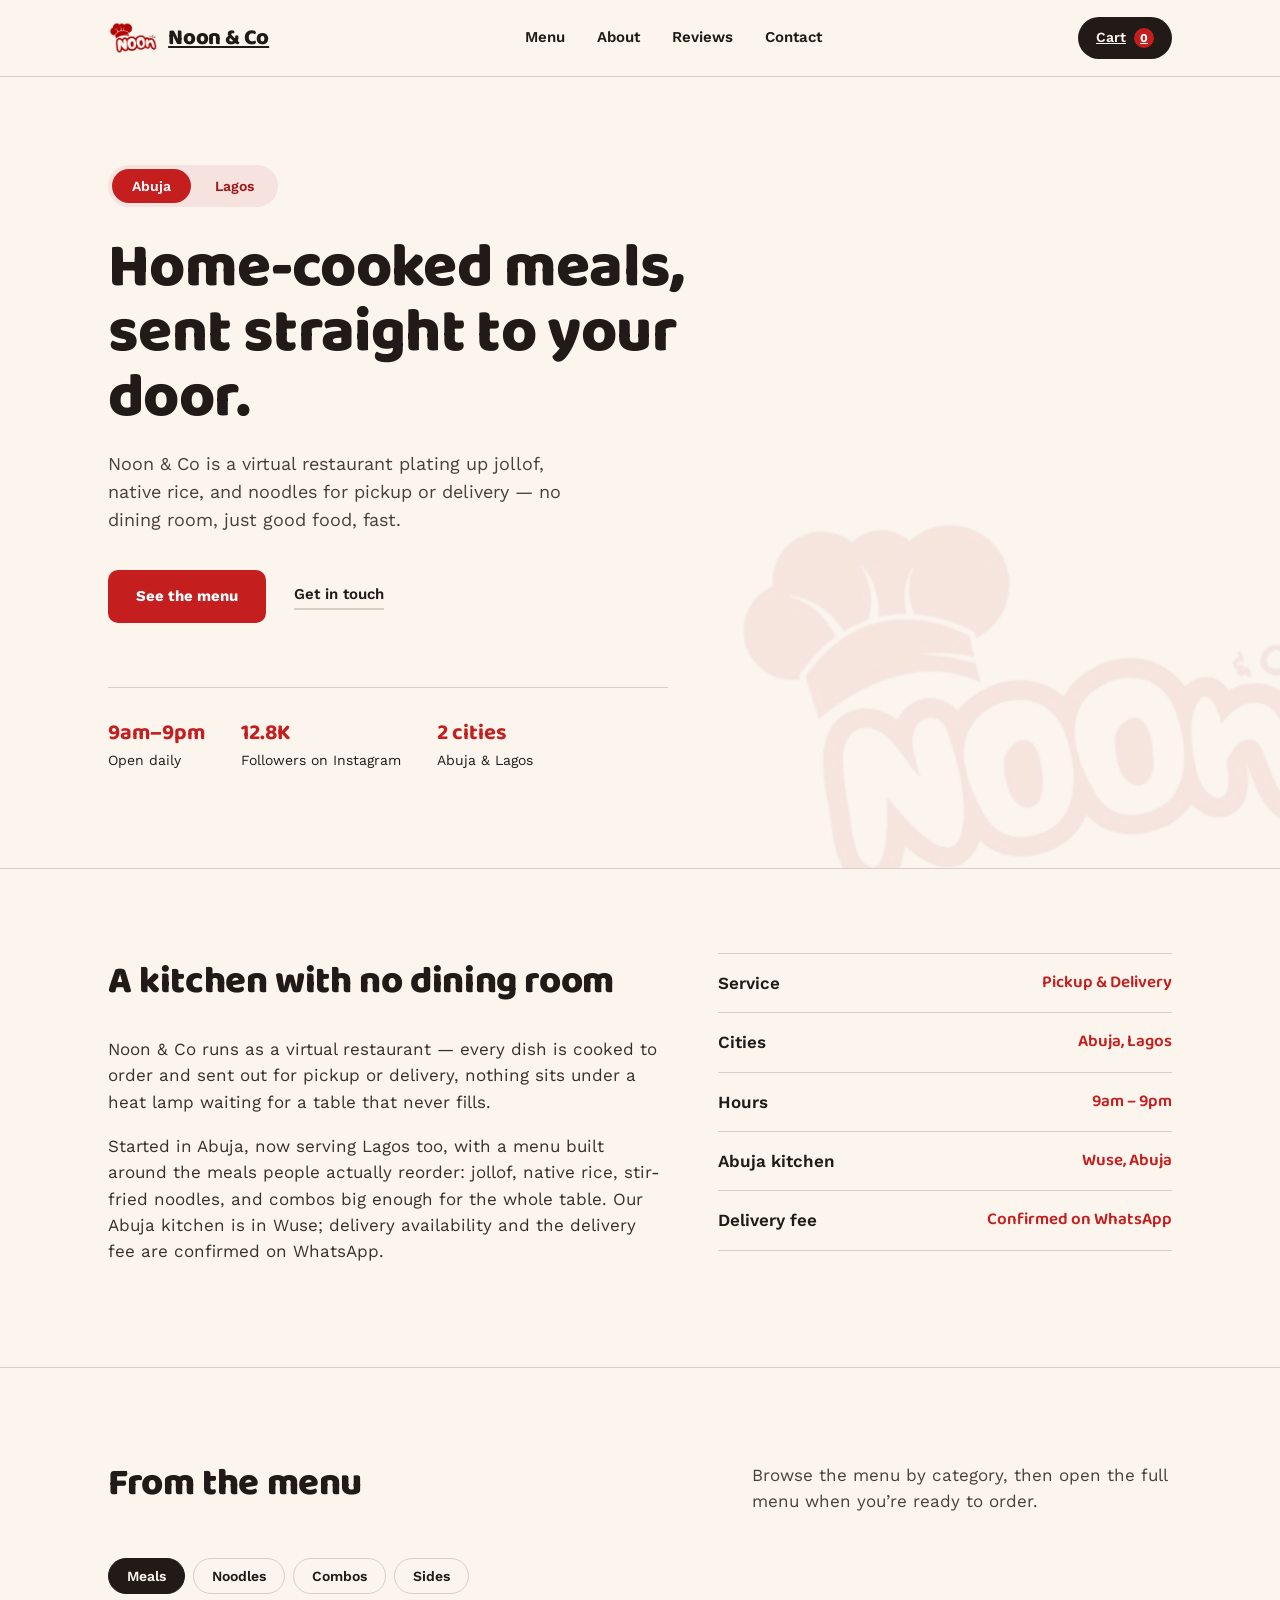
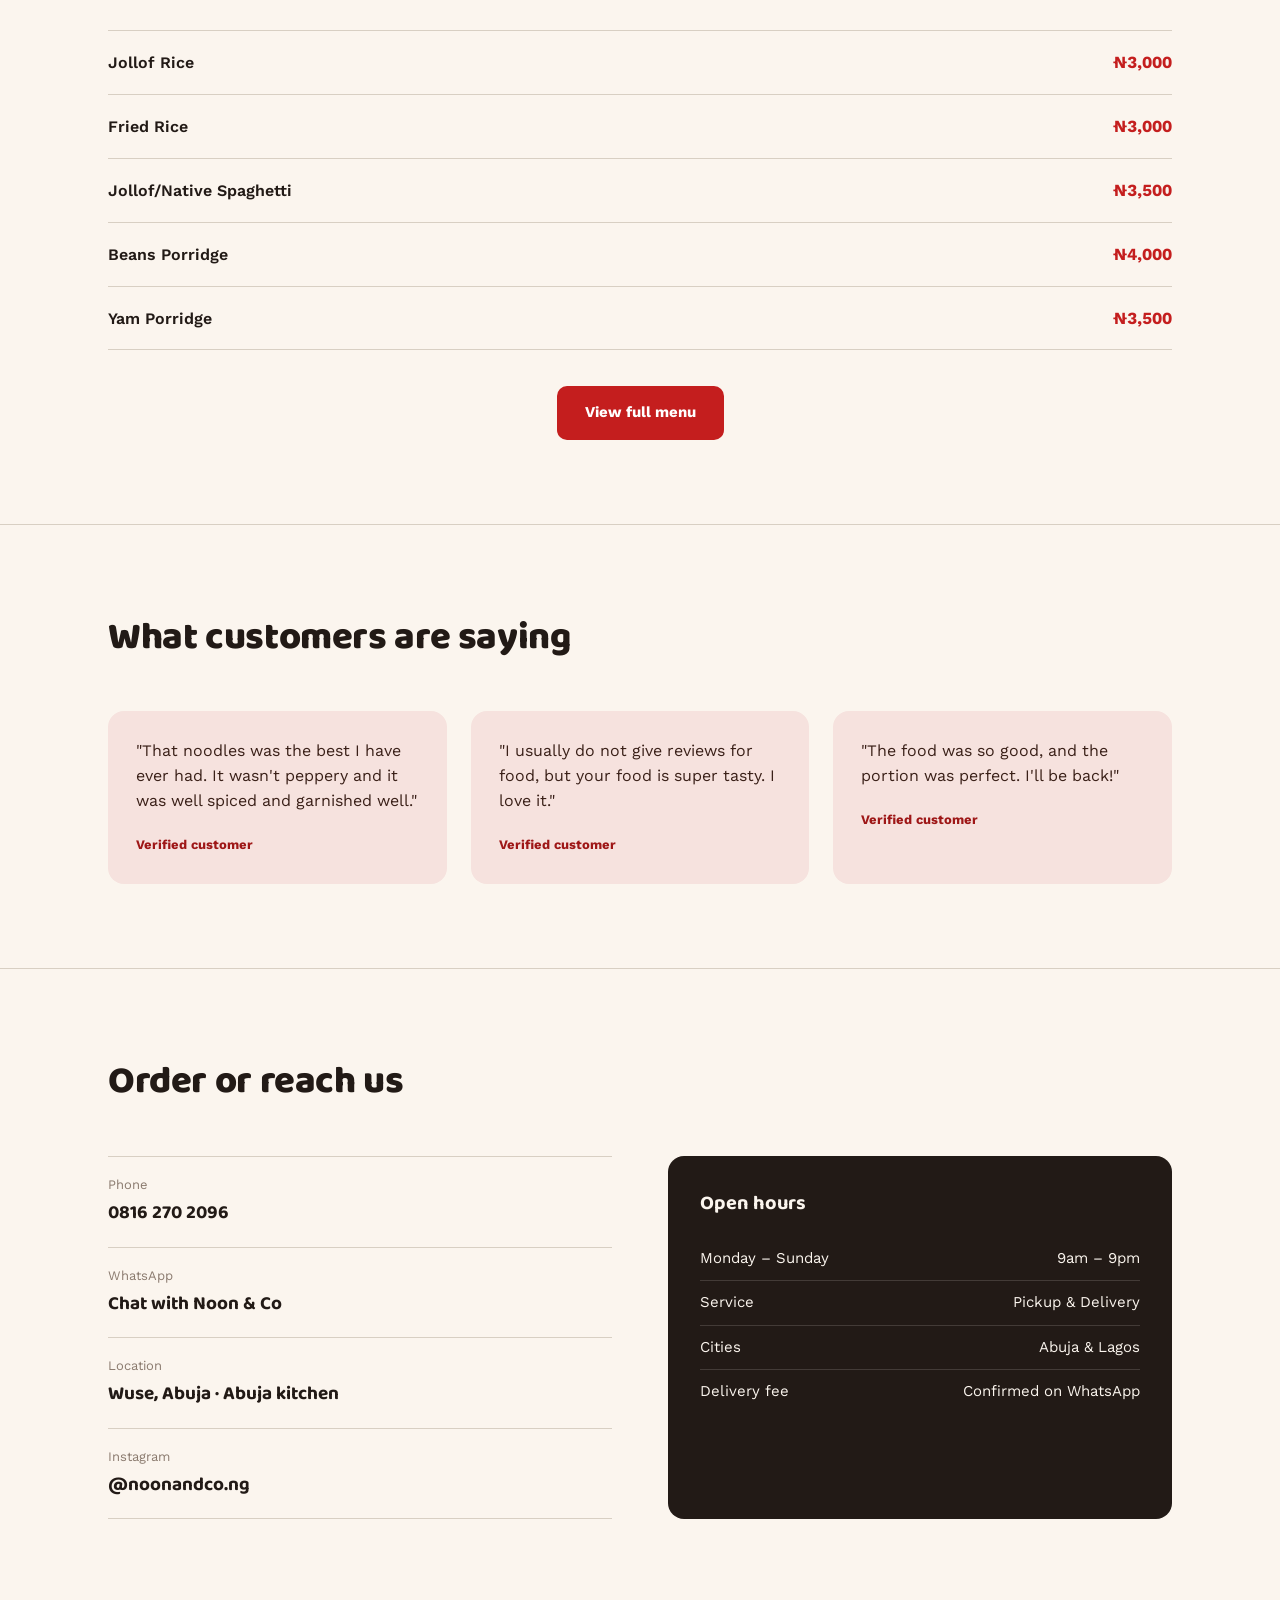
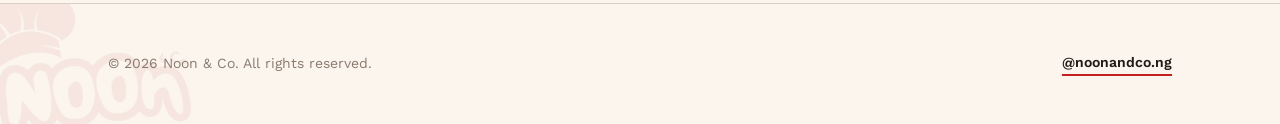
<file: index.html>
<!DOCTYPE html>
<html lang="en">
<head>
<meta charset="UTF-8">
<meta name="viewport" content="width=device-width, initial-scale=1.0">
<title>Noon & Co — Abuja & Lagos Food Delivery</title>
<meta name="description" content="Noon & Co is a virtual restaurant serving Abuja and Lagos. Order jollof, native rice, noodles, combos, sides, and drinks for pickup or delivery.">
<link rel="canonical" href="https://khlld00.github.io/Noonandco/">
<meta property="og:type" content="website">
<meta property="og:title" content="Noon & Co — Abuja & Lagos Food Delivery">
<meta property="og:description" content="Home-cooked meals for pickup or delivery in Abuja and Lagos.">
<meta property="og:url" content="https://khlld00.github.io/Noonandco/">
<meta property="og:image" content="https://khlld00.github.io/Noonandco/assets/logo-mark.png">
<meta name="twitter:card" content="summary">
<link rel="icon" href="assets/logo-mark.png">
<link rel="stylesheet" href="css/style.css">
</head>
<body>

<nav class="nav" aria-label="Main navigation">
  <div class="wrap">
    <a href="#" class="nav-logo">
      <img src="assets/logo-mark.png" alt="Noon & Co">
      Noon & Co
    </a>
    <ul class="nav-links" id="primary-navigation">
      <li><a href="#menu">Menu</a></li>
      <li><a href="#about">About</a></li>
      <li><a href="#reviews">Reviews</a></li>
      <li><a href="#contact">Contact</a></li>
    </ul>
    <div class="nav-right">
      <a href="cart.html" class="cart-btn" aria-label="View cart">
        Cart <span class="cart-count">0</span>
      </a>
      <button class="nav-toggle" type="button" aria-label="Open menu" aria-expanded="false" aria-controls="primary-navigation">
        <svg width="22" height="16" viewBox="0 0 22 16" fill="none">
          <path d="M0 1H22" stroke="#221A16" stroke-width="2"/>
          <path d="M0 8H22" stroke="#221A16" stroke-width="2"/>
          <path d="M0 15H22" stroke="#221A16" stroke-width="2"/>
        </svg>
      </button>
    </div>
  </div>
</nav>

<header class="hero">
  <img src="assets/logo-mark.png" alt="" class="hero-mark">
  <div class="wrap">
    <div class="hero-content">
      <div class="city-toggle" role="group" aria-label="Choose city">
        <button class="active" data-city="abuja">Abuja</button>
        <button data-city="lagos">Lagos</button>
      </div>
      <h1>Home-cooked meals, sent straight to your door.</h1>
      <p>Noon & Co is a virtual restaurant plating up jollof, native rice, and noodles for pickup or delivery — no dining room, just good food, fast.</p>
      <div class="hero-actions">
        <a href="#menu" class="btn-primary">See the menu</a>
        <a href="#contact" class="link-quiet">Get in touch</a>
      </div>
      <div class="hero-meta">
        <div>
          <strong>9am–9pm</strong>
          Open daily
        </div>
        <div>
          <strong>12.8K</strong>
          Followers on Instagram
        </div>
        <div>
          <strong>2 cities</strong>
          Abuja & Lagos
        </div>
      </div>
    </div>
  </div>
</header>

<section id="about">
  <div class="wrap">
    <div class="about-grid">
      <div>
        <div class="section-head" style="margin-bottom: 24px;">
          <h2>A kitchen with no dining room</h2>
        </div>
        <p>Noon & Co runs as a virtual restaurant — every dish is cooked to order and sent out for pickup or delivery, nothing sits under a heat lamp waiting for a table that never fills.</p>
        <p>Started in Abuja, now serving Lagos too, with a menu built around the meals people actually reorder: jollof, native rice, stir-fried noodles, and combos big enough for the whole table. Our Abuja kitchen is in Wuse; delivery availability and the delivery fee are confirmed on WhatsApp.</p>
      </div>
      <ul class="about-list">
        <li><span>Service</span><span>Pickup & Delivery</span></li>
        <li><span>Cities</span><span>Abuja, Lagos</span></li>
        <li><span>Hours</span><span>9am – 9pm</span></li>
        <li><span>Abuja kitchen</span><span>Wuse, Abuja</span></li>
        <li><span>Delivery fee</span><span>Confirmed on WhatsApp</span></li>
      </ul>
    </div>
  </div>
</section>

<section id="menu">
  <div class="wrap">
    <div class="section-head">
      <h2>From the menu</h2>
      <p>Browse the menu by category, then open the full menu when you’re ready to order.</p>
    </div>
    <div class="menu-tabs" role="tablist" aria-label="Menu categories">
      <button class="active" type="button" data-category="meals" role="tab" aria-selected="true">Meals</button>
      <button type="button" data-category="noodles" role="tab" aria-selected="false">Noodles</button>
      <button type="button" data-category="combos" role="tab" aria-selected="false">Combos</button>
      <button type="button" data-category="sides" role="tab" aria-selected="false">Sides</button>
    </div>
    <ul class="menu-list" id="homepage-menu-preview" aria-live="polite">
      <li><span class="menu-item-name">Jollof Rice</span><span class="menu-item-price">₦3,000</span></li>
      <li><span class="menu-item-name">Fried Rice</span><span class="menu-item-price">₦3,000</span></li>
      <li><span class="menu-item-name">Coconut Rice</span><span class="menu-item-price">₦6,500</span></li>
      <li><span class="menu-item-name">Stir-Fried Chicken Fried Rice</span><span class="menu-item-price">₦6,000</span></li>
      <li><span class="menu-item-name">Boiled Yam and Egg Sauce</span><span class="menu-item-price">₦5,000</span></li>
    </ul>
    <div class="menu-cta">
      <a href="menu.html" class="btn-primary">View full menu</a>
    </div>
  </div>
</section>

<section id="reviews">
  <div class="wrap">
    <div class="section-head">
      <h2>What customers are saying</h2>
    </div>
    <div class="reviews-track">
      <div class="review-card">
        <p>"That noodles was the best I have ever had. It wasn't peppery and it was well spiced and garnished well."</p>
        <span>Verified customer</span>
      </div>
      <div class="review-card">
        <p>"I usually do not give reviews for food, but your food is super tasty. I love it."</p>
        <span>Verified customer</span>
      </div>
      <div class="review-card">
        <p>"The food was so good, and the portion was perfect. I'll be back!"</p>
        <span>Verified customer</span>
      </div>
    </div>
  </div>
</section>

<section id="contact">
  <div class="wrap">
    <div class="section-head">
      <h2>Order or reach us</h2>
    </div>
    <div class="contact-grid">
      <ul class="contact-list">
        <li>
          <span class="contact-label">Phone</span>
          <a class="contact-value contact-link" href="tel:+2348162702096">0816 270 2096</a>
        </li>
        <li>
          <span class="contact-label">WhatsApp</span>
          <a class="contact-value contact-link" href="https://wa.me/2348162702096">Chat with Noon & Co</a>
        </li>
        <li>
          <span class="contact-label">Location</span>
          <span class="contact-value">Wuse, Abuja · Abuja kitchen</span>
        </li>
        <li>
          <span class="contact-label">Instagram</span>
          <a class="contact-value contact-link" href="https://instagram.com/noonandco.ng">@noonandco.ng</a>
        </li>
      </ul>
      <div class="hours-card">
        <h3>Open hours</h3>
        <div class="hours-row"><span>Monday – Sunday</span><span>9am – 9pm</span></div>
        <div class="hours-row"><span>Service</span><span>Pickup & Delivery</span></div>
        <div class="hours-row"><span>Cities</span><span>Abuja & Lagos</span></div>
        <div class="hours-row"><span>Delivery fee</span><span>Confirmed on WhatsApp</span></div>
      </div>
    </div>
  </div>
</section>

<footer>
  <img src="assets/logo-mark.png" alt="" class="footer-mark">
  <div class="wrap">
    <span class="footer-copy">© 2026 Noon & Co. All rights reserved.</span>
    <a href="https://instagram.com/noonandco.ng" class="footer-social">@noonandco.ng</a>
  </div>
</footer>

<script src="js/cart.js"></script>
<script src="js/data.js"></script>
<script src="js/main.js?v=20260923-ux3"></script>
<script type="application/ld+json">
{
  "@context":"https://schema.org",
  "@type":"Restaurant",
  "name":"Noon & Co",
  "url":"https://khlld00.github.io/Noonandco/",
  "telephone":"+2348162702096",
  "servesCuisine":"Nigerian",
  "areaServed":["Abuja","Lagos"],
  "openingHours":"Mo-Su 09:00-21:00",
  "address":{"@type":"PostalAddress","addressLocality":"Wuse, Abuja","addressCountry":"NG",
  "streetAddress":"Wuse, Abuja"}
}
</script>
</body>
</html>
</file>
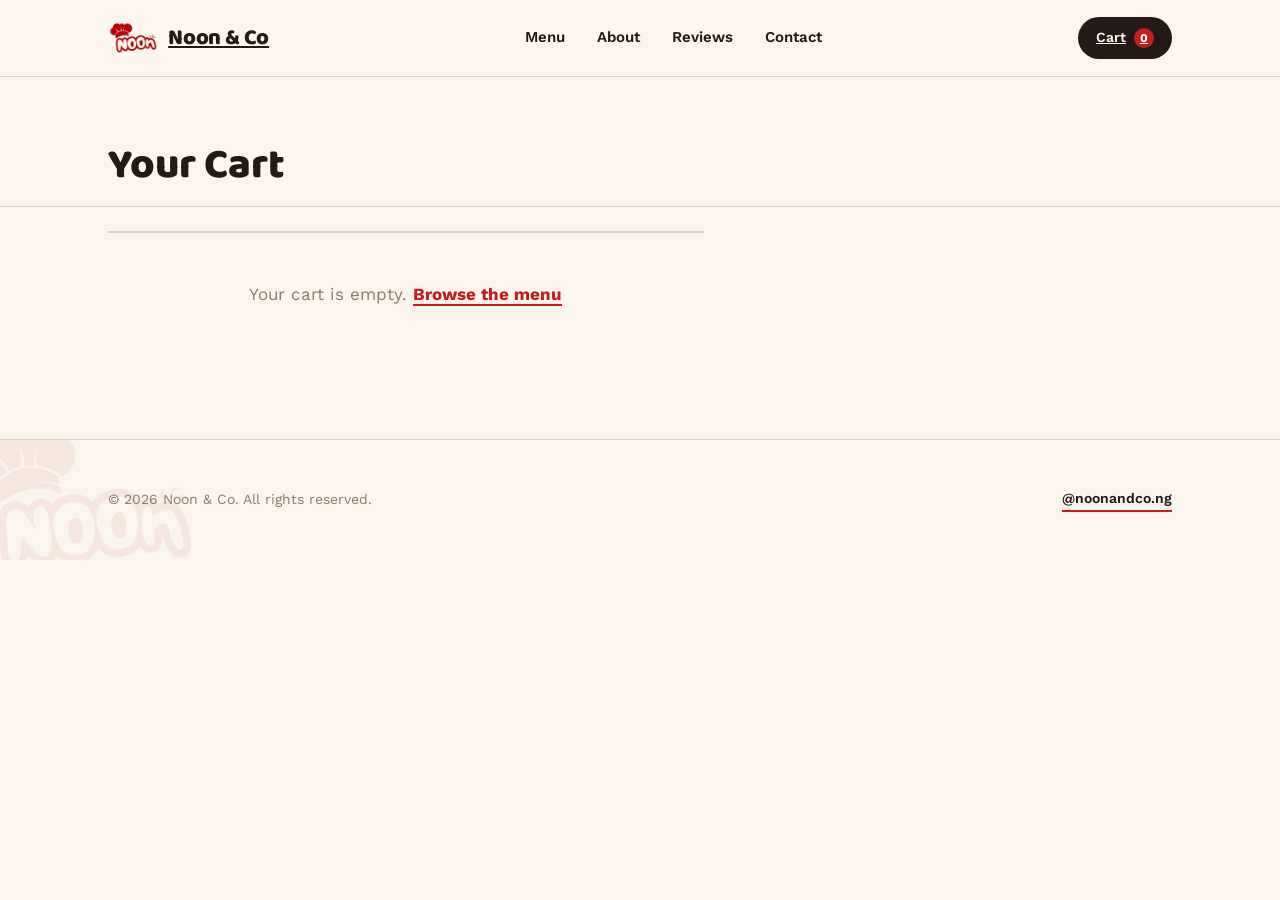
<file: cart.html>
<!DOCTYPE html>
<html lang="en">
<head>
<meta charset="UTF-8">
<meta name="viewport" content="width=device-width, initial-scale=1.0">
<title>Your Cart — Noon & Co</title>
<meta name="description" content="Review your Noon & Co order, create a receipt, save it, and send it through WhatsApp for pickup or delivery.">
<link rel="canonical" href="https://khlld00.github.io/Noonandco/cart.html">
<meta property="og:type" content="website">
<meta property="og:title" content="Your Cart — Noon & Co">
<meta property="og:description" content="Review your order and prepare your receipt for WhatsApp.">
<meta property="og:url" content="https://khlld00.github.io/Noonandco/cart.html">
<meta property="og:image" content="https://khlld00.github.io/Noonandco/assets/logo-mark.png">
<link rel="icon" href="assets/logo-mark.png">
<link rel="stylesheet" href="css/style.css?v=20260918-receipt">
</head>
<body>

<nav class="nav" aria-label="Main navigation">
  <div class="wrap">
    <a href="index.html" class="nav-logo">
      <img src="assets/logo-mark.png" alt="Noon & Co">
      Noon & Co
    </a>
    <ul class="nav-links" id="primary-navigation">
      <li><a href="menu.html">Menu</a></li>
      <li><a href="index.html#about">About</a></li>
      <li><a href="index.html#reviews">Reviews</a></li>
      <li><a href="index.html#contact">Contact</a></li>
    </ul>
    <div class="nav-right">
      <a href="cart.html" class="cart-btn" aria-label="View cart">Cart <span class="cart-count">0</span></a>
      <button class="nav-toggle" type="button" aria-label="Open menu" aria-expanded="false" aria-controls="primary-navigation">
        <svg width="22" height="16" viewBox="0 0 22 16" fill="none" aria-hidden="true">
          <path d="M0 1H22" stroke="#221A16" stroke-width="2"/>
          <path d="M0 8H22" stroke="#221A16" stroke-width="2"/>
          <path d="M0 15H22" stroke="#221A16" stroke-width="2"/>
        </svg>
      </button>
    </div>
  </div>
</nav>

<header class="cart-page-header">
  <div class="wrap">
    <h1>Your Cart</h1>
  </div>
</header>

<section style="padding-top: 24px;">
  <div class="wrap">
    <div class="cart-layout">
      <div>
        <ul class="menu-list" id="cart-lines" style="list-style:none; padding:0; margin:0;"></ul>
        <div class="empty-cart" id="empty-cart" style="display:none;">
          Your cart is empty. <a href="menu.html">Browse the menu</a>
        </div>
      </div>

      <div class="summary-card" id="summary-card">
        <h3>Order summary</h3>
        <p class="checkout-note">Choose pickup or delivery, enter your details, then review your receipt before opening WhatsApp.</p>

        <div class="fulfillment-toggle">
          <button class="active" type="button" data-fulfillment="pickup" aria-pressed="true">Pickup</button>
          <button type="button" data-fulfillment="delivery" aria-pressed="false">Delivery</button>
        </div>

        <div class="field">
          <label for="customer-name">Name</label>
          <input type="text" id="customer-name" placeholder="Your name" autocomplete="name" required>
        </div>
        <div class="field">
          <label for="customer-phone">Phone number</label>
          <input type="tel" id="customer-phone" placeholder="080... or +234..." inputmode="tel" autocomplete="tel" aria-describedby="phone-help" required>
          <small id="phone-help" class="field-help">Use a Nigerian mobile number, e.g. 08012345678.</small>
          <small id="phone-error" class="field-error" role="alert" aria-live="polite" hidden></small>
        </div>
        <div class="field" id="address-field" style="display:none;">
          <label for="customer-address">Delivery address</label>
          <textarea id="customer-address" rows="2" placeholder="Street, area, city" autocomplete="street-address" aria-describedby="address-help"></textarea>
          <small id="address-help" class="field-help">Delivery fee is confirmed on WhatsApp.</small>
        </div>

        <div class="summary-row">
          <span>Items</span>
          <span id="summary-count">0</span>
        </div>
        <div class="summary-row total">
          <span>Total</span>
          <span id="summary-total">₦0</span>
        </div>

        <div class="summary-actions">
          <button class="btn-primary" id="whatsapp-checkout" type="button">Review order & create receipt</button>
          <button class="btn-clear" id="clear-cart-btn">Clear cart</button>
        </div>
      </div>
    </div>
  </div>
</section>

<div class="modal-overlay" id="clear-modal">
  <div class="modal-card">
    <h3>Clear your cart?</h3>
    <p>This removes every item you've added. This can't be undone.</p>
    <div class="modal-actions">
      <button class="modal-cancel" id="clear-cancel">Cancel</button>
      <button class="modal-confirm" id="clear-confirm">Clear cart</button>
    </div>
  </div>
</div>

<div class="receipt-overlay" id="receipt-modal" aria-hidden="true">
  <div class="receipt-modal-card">
    <div class="receipt-modal-head">
      <div>
        <span class="receipt-eyebrow">Order review</span>
        <h2>Receipt</h2>
      </div>
      <button class="receipt-close" id="receipt-close" aria-label="Close receipt">×</button>
    </div>

    <div class="receipt-preview">
      <img id="receipt-image" alt="Generated order receipt">
    </div>

    <p class="receipt-help"><strong>Next:</strong> 1. Save the receipt image. 2. Open WhatsApp. 3. Attach the saved receipt. 4. Send the prefilled message. <br>Delivery fee is confirmed on WhatsApp.</p>

    <div class="receipt-actions">
      <button class="btn-primary" id="save-receipt" type="button">1. Save receipt image</button>
      <button class="btn-whatsapp" id="open-whatsapp" type="button">2. Open WhatsApp</button>
    </div>
  </div>
</div>

<footer>
  <img src="assets/logo-mark.png" alt="" class="footer-mark">
  <div class="wrap">
    <span class="footer-copy">© 2026 Noon & Co. All rights reserved.</span>
    <a href="https://instagram.com/noonandco.ng" class="footer-social">@noonandco.ng</a>
  </div>
</footer>

<script src="js/cart.js?v=20260918-receipt"></script>
<script src="js/main.js?v=20260923-ux"></script>
<script src="js/checkout.js?v=20260923-ux"></script>
</body>
</html>
</file>
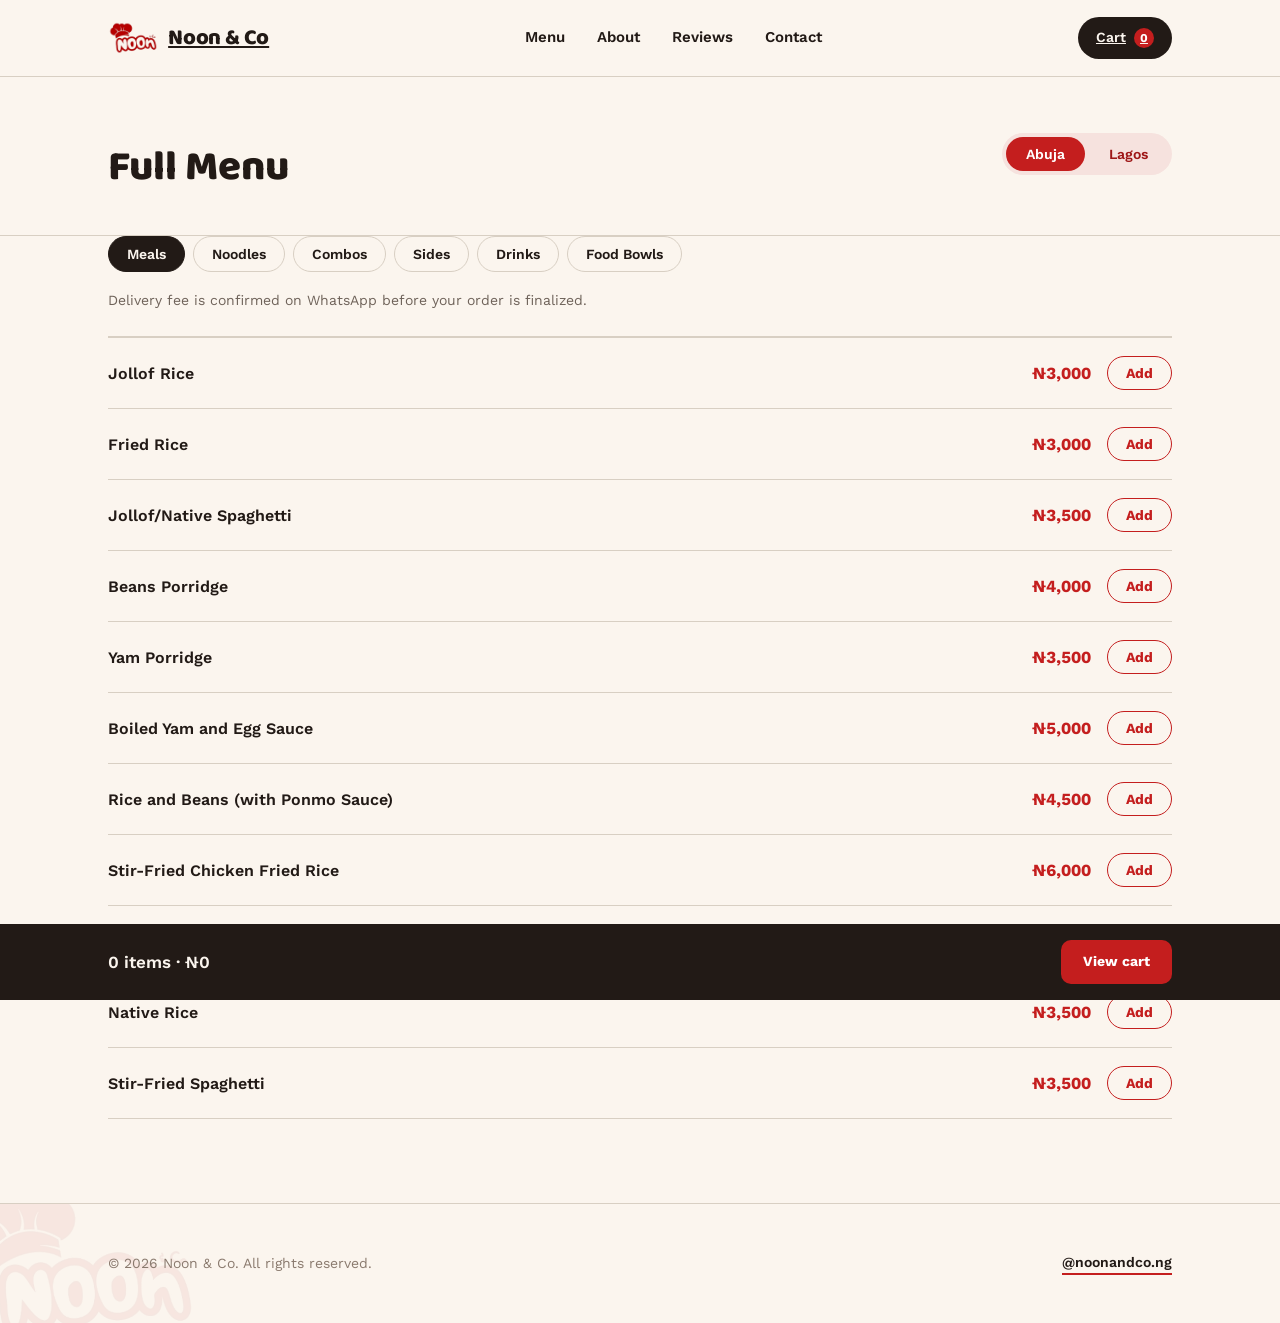
<file: menu.html>
<!DOCTYPE html>
<html lang="en">
<head>
<meta charset="UTF-8">
<meta name="viewport" content="width=device-width, initial-scale=1.0">
<title>Menu — Noon & Co Abuja & Lagos</title>
<meta name="description" content="Full Noon & Co menu for Abuja and Lagos — meals, noodles, combos, sides, drinks, and party-size food bowls.">
<link rel="canonical" href="https://khlld00.github.io/Noonandco/menu.html">
<meta property="og:type" content="website">
<meta property="og:title" content="Menu — Noon & Co Abuja & Lagos">
<meta property="og:description" content="Browse meals, noodles, combos, sides and drinks from Noon & Co.">
<meta property="og:url" content="https://khlld00.github.io/Noonandco/menu.html">
<meta property="og:image" content="https://khlld00.github.io/Noonandco/assets/logo-mark.png">
<link rel="icon" href="assets/logo-mark.png">
<link rel="stylesheet" href="css/style.css?v=20260918-drinks">
</head>
<body>

<nav class="nav" aria-label="Main navigation">
  <div class="wrap">
    <a href="index.html" class="nav-logo">
      <img src="assets/logo-mark.png" alt="Noon & Co">
      Noon & Co
    </a>
    <ul class="nav-links" id="primary-navigation">
      <li><a href="menu.html">Menu</a></li>
      <li><a href="index.html#about">About</a></li>
      <li><a href="index.html#reviews">Reviews</a></li>
      <li><a href="index.html#contact">Contact</a></li>
    </ul>
    <div class="nav-right">
      <a href="cart.html" class="cart-btn" aria-label="View cart">Cart <span class="cart-count">0</span></a>
      <button class="nav-toggle" type="button" aria-label="Open menu" aria-expanded="false" aria-controls="primary-navigation">
        <svg width="22" height="16" viewBox="0 0 22 16" fill="none" aria-hidden="true">
          <path d="M0 1H22" stroke="#221A16" stroke-width="2"/>
          <path d="M0 8H22" stroke="#221A16" stroke-width="2"/>
          <path d="M0 15H22" stroke="#221A16" stroke-width="2"/>
        </svg>
      </button>
    </div>
  </div>
</nav>

<header class="menu-header">
  <div class="wrap">
    <h1>Full Menu</h1>
    <div class="city-toggle" role="group" aria-label="Choose city">
      <button class="active" data-city="abuja">Abuja</button>
      <button data-city="lagos">Lagos</button>
    </div>
  </div>
</header>

<section style="padding-top: 0;">
  <div class="wrap">
    <div class="menu-tabs" id="category-tabs"></div>
    <p class="menu-note" id="category-note"></p><p class="delivery-note">Delivery fee is confirmed on WhatsApp before your order is finalized.</p>
    <ul class="menu-list" id="menu-items"></ul>
  </div>
</section>

<div class="cart-bar" id="cart-bar">
  <div class="wrap cart-bar-inner">
    <span id="cart-bar-summary">0 items · ₦0</span>
    <a href="cart.html" class="btn-primary">View cart</a>
  </div>
</div>

<footer>
  <img src="assets/logo-mark.png" alt="" class="footer-mark">
  <div class="wrap">
    <span class="footer-copy">© 2026 Noon & Co. All rights reserved.</span>
    <a href="https://instagram.com/noonandco.ng" class="footer-social">@noonandco.ng</a>
  </div>
</footer>

<script src="js/cart.js?v=20260918-drinks"></script>
<script src="js/main.js?v=20260923-ux"></script>
<script src="js/data.js?v=20260918-drinks"></script>
<script src="js/menu.js?v=20260918-drinks"></script>
</body>
</html>
</file>
<file: css/style.css>
@import url('https://fonts.googleapis.com/css2?family=Baloo+2:wght@600;700;800&family=Work+Sans:wght@400;500;600;700&display=swap');

:root {
  --noon-red: #C41E1E;
  --noon-red-dark: #9E1717;
  --paper: #FBF5EE;
  --ink: #221A16;
  --clay: #E8A33D;
  --red-tint: #F6E2DE;
  --line: #D8CFC3;

  --font-display: 'Baloo 2', sans-serif;
  --font-body: 'Work Sans', sans-serif;
}

* { box-sizing: border-box; }

html {
  scroll-behavior: smooth;
}

body {
  margin: 0;
  background: var(--paper);
  color: var(--ink);
  font-family: var(--font-body);
  font-size: 17px;
  line-height: 1.55;
  -webkit-font-smoothing: antialiased;
}

@media (prefers-reduced-motion: reduce) {
  html { scroll-behavior: auto; }
  * { animation-duration: 0.01ms !important; transition-duration: 0.01ms !important; }
}

a { color: inherit; }

.wrap {
  max-width: 1120px;
  margin: 0 auto;
  padding: 0 28px;
}

/* ---------- Nav ---------- */

.nav {
  position: sticky;
  top: 0;
  z-index: 50;
  background: rgba(251, 245, 238, 0.92);
  backdrop-filter: blur(8px);
  border-bottom: 1px solid var(--line);
}

.nav .wrap {
  display: flex;
  align-items: center;
  justify-content: space-between;
  height: 76px;
}

.nav-logo {
  display: flex;
  align-items: center;
  gap: 10px;
  font-family: var(--font-display);
  font-weight: 800;
  font-size: 22px;
  letter-spacing: -0.01em;
}

.nav-logo img {
  height: 34px;
  width: auto;
}

.nav-links {
  display: flex;
  align-items: center;
  gap: 32px;
  list-style: none;
  margin: 0;
  padding: 0;
  font-weight: 600;
  font-size: 15px;
}

.nav-links a {
  text-decoration: none;
  padding-bottom: 4px;
  border-bottom: 2px solid transparent;
  transition: border-color 0.15s ease, color 0.15s ease;
}

.nav-links a:hover {
  border-color: var(--noon-red);
}

.nav-right {
  display: flex;
  align-items: center;
  gap: 20px;
}

.cart-btn {
  position: relative;
  display: inline-flex;
  align-items: center;
  gap: 8px;
  background: var(--ink);
  color: var(--paper);
  border: none;
  border-radius: 999px;
  padding: 10px 18px;
  font-family: var(--font-body);
  font-weight: 600;
  font-size: 14px;
  cursor: pointer;
}

.cart-count {
  background: var(--noon-red);
  color: white;
  border-radius: 999px;
  min-width: 20px;
  height: 20px;
  display: inline-flex;
  align-items: center;
  justify-content: center;
  font-size: 12px;
  font-weight: 700;
  padding: 0 5px;
}

.nav-toggle {
  display: none;
  background: none;
  border: none;
  cursor: pointer;
  padding: 4px;
}

.nav-toggle svg { display: block; }

/* ---------- Hero ---------- */

.hero {
  position: relative;
  overflow: hidden;
  padding: 88px 0 96px;
}

.hero-mark {
  position: absolute;
  right: -60px;
  bottom: -40px;
  width: 620px;
  max-width: 60vw;
  opacity: 0.07;
  pointer-events: none;
  transform: rotate(-4deg);
}

.hero .wrap {
  position: relative;
  z-index: 1;
}

.hero-content {
  max-width: 620px;
}

.city-toggle {
  display: inline-flex;
  background: var(--red-tint);
  border-radius: 999px;
  padding: 4px;
  margin-bottom: 28px;
  gap: 4px;
}

.city-toggle button {
  border: none;
  background: transparent;
  font-family: var(--font-body);
  font-weight: 600;
  font-size: 14px;
  padding: 9px 20px;
  border-radius: 999px;
  cursor: pointer;
  color: var(--noon-red-dark);
  transition: background 0.2s ease, color 0.2s ease;
}

.city-toggle button.active {
  background: var(--noon-red);
  color: white;
}

.hero h1 {
  font-family: var(--font-display);
  font-weight: 800;
  font-size: clamp(40px, 6vw, 62px);
  line-height: 1.05;
  letter-spacing: -0.01em;
  margin: 0 0 20px;
}

.hero p {
  font-size: 18px;
  color: #4A3F38;
  max-width: 480px;
  margin: 0 0 36px;
}

.hero-actions {
  display: flex;
  align-items: center;
  gap: 28px;
}

.btn-primary {
  display: inline-flex;
  align-items: center;
  background: var(--noon-red);
  color: white;
  font-family: var(--font-body);
  font-weight: 700;
  font-size: 15px;
  padding: 15px 28px;
  border-radius: 10px;
  text-decoration: none;
  border: none;
  cursor: pointer;
  transition: background 0.15s ease, transform 0.15s ease;
}

.btn-primary:hover {
  background: var(--noon-red-dark);
  transform: translateY(-1px);
}

.link-quiet {
  font-weight: 600;
  font-size: 15px;
  text-decoration: none;
  border-bottom: 2px solid var(--line);
  padding-bottom: 2px;
  transition: border-color 0.15s ease;
}

.link-quiet:hover {
  border-color: var(--ink);
}

.hero-meta {
  display: flex;
  gap: 36px;
  margin-top: 64px;
  padding-top: 28px;
  border-top: 1px solid var(--line);
  max-width: 560px;
}

.hero-meta div {
  font-size: 14px;
}

.hero-meta strong {
  display: block;
  font-family: var(--font-display);
  font-size: 22px;
  font-weight: 700;
  color: var(--noon-red);
}

/* ---------- Section shell ---------- */

section {
  padding: 84px 0;
  border-top: 1px solid var(--line);
}

.section-head {
  display: flex;
  justify-content: space-between;
  align-items: flex-end;
  gap: 24px;
  margin-bottom: 44px;
}

.section-head h2 {
  font-family: var(--font-display);
  font-weight: 800;
  font-size: clamp(28px, 3.4vw, 38px);
  margin: 0;
  letter-spacing: -0.01em;
}

.section-head p {
  margin: 10px 0 0;
  color: #4A3F38;
  max-width: 420px;
}

/* ---------- About ---------- */

.about-grid {
  display: grid;
  grid-template-columns: 1.1fr 0.9fr;
  gap: 56px;
  align-items: start;
}

.about-grid p {
  font-size: 17px;
  color: #3A2F28;
  margin: 0 0 18px;
}

.about-list {
  list-style: none;
  margin: 0;
  padding: 0;
  border-top: 1px solid var(--line);
}

.about-list li {
  display: flex;
  justify-content: space-between;
  padding: 16px 0;
  border-bottom: 1px solid var(--line);
  font-weight: 600;
}

.about-list span:last-child {
  color: var(--noon-red);
  font-family: var(--font-display);
}

/* ---------- Menu preview ---------- */

.menu-tabs {
  display: flex;
  gap: 8px;
  flex-wrap: wrap;
  margin-bottom: 36px;
}

.menu-tabs button {
  border: 1px solid var(--line);
  background: transparent;
  font-family: var(--font-body);
  font-weight: 600;
  font-size: 14px;
  padding: 9px 18px;
  border-radius: 999px;
  cursor: pointer;
  color: var(--ink);
  transition: background 0.15s ease, border-color 0.15s ease, color 0.15s ease;
}

.menu-tabs button.active {
  background: var(--ink);
  border-color: var(--ink);
  color: var(--paper);
}

.menu-list {
  list-style: none;
  margin: 0;
  padding: 0;
  border-top: 1px solid var(--line);
}

.menu-list li {
  display: flex;
  justify-content: space-between;
  align-items: baseline;
  gap: 20px;
  padding: 18px 0;
  border-bottom: 1px solid var(--line);
}

.menu-item-name {
  font-size: 16px;
  font-weight: 600;
}

.menu-item-price {
  font-variant-numeric: tabular-nums;
  font-weight: 700;
  color: var(--noon-red);
  white-space: nowrap;
}

.menu-cta {
  margin-top: 36px;
  text-align: center;
}

/* ---------- Reviews ---------- */

.reviews-track {
  display: grid;
  grid-template-columns: repeat(3, 1fr);
  gap: 24px;
}

.review-card {
  background: var(--red-tint);
  border-radius: 16px;
  padding: 28px;
}

.review-card p {
  font-size: 16px;
  margin: 0 0 16px;
  color: #3A2018;
}

.review-card span {
  font-size: 13px;
  font-weight: 700;
  color: var(--noon-red-dark);
  text-transform: none;
}

/* ---------- Contact ---------- */

.contact-grid {
  display: grid;
  grid-template-columns: 1fr 1fr;
  gap: 56px;
}

.contact-list {
  list-style: none;
  margin: 0;
  padding: 0;
}

.contact-list li {
  padding: 18px 0;
  border-bottom: 1px solid var(--line);
}

.contact-list li:first-child {
  border-top: 1px solid var(--line);
}

.contact-label {
  display: block;
  font-size: 13px;
  color: #8A7A6E;
  margin-bottom: 4px;
}

.contact-value {
  font-family: var(--font-display);
  font-weight: 700;
  font-size: 19px;
}

.hours-card {
  background: var(--ink);
  color: var(--paper);
  border-radius: 16px;
  padding: 32px;
}

.hours-card h3 {
  font-family: var(--font-display);
  margin: 0 0 18px;
  font-size: 20px;
}

.hours-row {
  display: flex;
  justify-content: space-between;
  padding: 10px 0;
  border-bottom: 1px solid rgba(251,245,238,0.15);
  font-size: 15px;
}

.hours-row:last-child { border-bottom: none; }

/* ---------- Footer ---------- */

footer {
  position: relative;
  overflow: hidden;
  border-top: 1px solid var(--line);
  padding: 48px 0;
}

.footer-mark {
  position: absolute;
  left: -40px;
  top: -20px;
  width: 240px;
  opacity: 0.06;
  pointer-events: none;
}

footer .wrap {
  position: relative;
  z-index: 1;
  display: flex;
  justify-content: space-between;
  align-items: center;
  flex-wrap: wrap;
  gap: 16px;
}

.footer-copy {
  font-size: 14px;
  color: #8A7A6E;
}

.footer-social {
  font-size: 14px;
  font-weight: 600;
  text-decoration: none;
  border-bottom: 2px solid var(--noon-red);
}

/* ---------- Menu page ---------- */

.menu-header {
  padding: 56px 0 32px;
}

.menu-header .wrap {
  display: flex;
  align-items: center;
  justify-content: space-between;
  flex-wrap: wrap;
  gap: 20px;
}

.menu-header h1 {
  font-family: var(--font-display);
  font-weight: 800;
  font-size: clamp(30px, 4vw, 42px);
  margin: 0;
}

.menu-note {
  color: #8A7A6E;
  font-size: 14px;
  margin: -20px 0 24px;
}

.menu-list-item {
  display: flex;
  justify-content: space-between;
  align-items: center;
  gap: 20px;
  padding: 18px 0;
  border-bottom: 1px solid var(--line);
}

.menu-list-item:first-child {
  border-top: 1px solid var(--line);
}

.menu-item-desc {
  font-size: 13px;
  color: #8A7A6E;
  margin-top: 3px;
}

.menu-item-right {
  display: flex;
  align-items: center;
  gap: 16px;
}

.btn-add {
  border: 1px solid var(--noon-red);
  background: transparent;
  color: var(--noon-red);
  font-family: var(--font-body);
  font-weight: 700;
  font-size: 14px;
  padding: 8px 18px;
  border-radius: 999px;
  cursor: pointer;
  transition: background 0.15s ease, color 0.15s ease;
}

.btn-add:hover {
  background: var(--noon-red);
  color: white;
}

.qty-stepper {
  display: inline-flex;
  align-items: center;
  gap: 12px;
  background: var(--red-tint);
  border-radius: 999px;
  padding: 6px 14px;
}

.qty-btn {
  border: none;
  background: none;
  font-size: 17px;
  font-weight: 700;
  color: var(--noon-red-dark);
  cursor: pointer;
  line-height: 1;
  padding: 2px 4px;
}

.qty-value {
  font-weight: 700;
  min-width: 14px;
  text-align: center;
}

.menu-list-item.sized {
  flex-direction: column;
  align-items: flex-start;
  gap: 14px;
}

.size-options {
  display: flex;
  flex-wrap: wrap;
  gap: 10px;
  width: 100%;
}

button.size-option {
  border: 1px solid var(--line);
  background: transparent;
  font-family: var(--font-body);
  font-weight: 600;
  font-size: 14px;
  padding: 10px 16px;
  border-radius: 10px;
  cursor: pointer;
  transition: border-color 0.15s ease, background 0.15s ease;
}

button.size-option:hover {
  border-color: var(--noon-red);
}

.size-option.size-option-active {
  display: flex;
  align-items: center;
  gap: 12px;
  border: 1px solid var(--noon-red);
  border-radius: 10px;
  padding: 8px 8px 8px 16px;
  font-size: 14px;
  font-weight: 600;
}

/* Sticky cart bar on the menu page */

.cart-bar {
  position: fixed;
  left: 0;
  right: 0;
  bottom: -100px;
  background: var(--ink);
  color: var(--paper);
  padding: 16px 0;
  transition: bottom 0.25s ease;
  z-index: 40;
}

.cart-bar.visible {
  bottom: 0;
}

.cart-bar-inner {
  display: flex;
  align-items: center;
  justify-content: space-between;
  gap: 20px;
}

.cart-bar-inner span {
  font-weight: 600;
}

.cart-bar .btn-primary {
  padding: 11px 22px;
  font-size: 14px;
}

/* ---------- Cart / checkout page ---------- */

.cart-page-header {
  padding: 56px 0 8px;
}

.cart-page-header h1 {
  font-family: var(--font-display);
  font-weight: 800;
  font-size: clamp(30px, 4vw, 42px);
  margin: 0;
}

.cart-layout {
  display: grid;
  grid-template-columns: 1.3fr 0.9fr;
  gap: 56px;
  align-items: start;
}

.cart-line {
  display: flex;
  justify-content: space-between;
  align-items: center;
  gap: 16px;
  padding: 18px 0;
  border-bottom: 1px solid var(--line);
}

.cart-line:first-child {
  border-top: 1px solid var(--line);
}

.cart-line-info {
  display: flex;
  flex-direction: column;
  gap: 4px;
}

.cart-line-price {
  font-size: 13px;
  color: #8A7A6E;
}

.cart-line-right {
  display: flex;
  align-items: center;
  gap: 18px;
}

.cart-line-total {
  font-weight: 700;
  color: var(--noon-red);
  min-width: 84px;
  text-align: right;
  font-variant-numeric: tabular-nums;
}

.remove-btn {
  border: none;
  background: none;
  color: #8A7A6E;
  cursor: pointer;
  font-size: 13px;
  text-decoration: underline;
}

.empty-cart {
  padding: 48px 0;
  text-align: center;
  color: #8A7A6E;
  border-top: 1px solid var(--line);
}

.empty-cart a {
  color: var(--noon-red);
  font-weight: 700;
  text-decoration: none;
  border-bottom: 2px solid var(--noon-red);
}

.summary-card {
  background: var(--red-tint);
  border-radius: 16px;
  padding: 28px;
}

.summary-card h3 {
  font-family: var(--font-display);
  margin: 0 0 20px;
  font-size: 19px;
}

.fulfillment-toggle {
  display: flex;
  gap: 8px;
  margin-bottom: 20px;
}

.fulfillment-toggle button {
  flex: 1;
  border: 1px solid var(--line);
  background: var(--paper);
  font-family: var(--font-body);
  font-weight: 600;
  font-size: 14px;
  padding: 10px;
  border-radius: 10px;
  cursor: pointer;
}

.fulfillment-toggle button.active {
  background: var(--ink);
  border-color: var(--ink);
  color: var(--paper);
}

.field {
  margin-bottom: 16px;
}

.field label {
  display: block;
  font-size: 13px;
  font-weight: 600;
  margin-bottom: 6px;
}

.field input,
.field textarea {
  width: 100%;
  border: 1px solid var(--line);
  border-radius: 8px;
  padding: 10px 12px;
  font-family: var(--font-body);
  font-size: 14px;
  background: var(--paper);
}

.summary-row {
  display: flex;
  justify-content: space-between;
  padding: 10px 0;
  font-size: 15px;
  border-top: 1px solid rgba(196,30,30,0.15);
}

.summary-row.total {
  font-weight: 700;
  font-size: 17px;
  color: var(--noon-red-dark);
}

.summary-actions {
  margin-top: 20px;
  display: flex;
  flex-direction: column;
  gap: 10px;
}

.summary-actions .btn-primary {
  justify-content: center;
  width: 100%;
}

.btn-clear {
  background: none;
  border: none;
  color: #8A7A6E;
  font-size: 13px;
  text-decoration: underline;
  cursor: pointer;
  text-align: center;
  padding: 6px;
}

.modal-overlay {
  position: fixed;
  inset: 0;
  background: rgba(34, 26, 22, 0.5);
  display: none;
  align-items: center;
  justify-content: center;
  z-index: 100;
  padding: 20px;
}

.modal-overlay.visible {
  display: flex;
}

.modal-card {
  background: var(--paper);
  border-radius: 16px;
  padding: 32px;
  max-width: 380px;
  width: 100%;
}

.modal-card h3 {
  font-family: var(--font-display);
  margin: 0 0 12px;
  font-size: 20px;
}

.modal-card p {
  margin: 0 0 24px;
  color: #4A3F38;
  font-size: 15px;
}

.modal-actions {
  display: flex;
  gap: 12px;
}

.modal-actions button {
  flex: 1;
  padding: 12px;
  border-radius: 10px;
  font-family: var(--font-body);
  font-weight: 700;
  font-size: 14px;
  cursor: pointer;
}

.modal-cancel {
  border: 1px solid var(--line);
  background: transparent;
  color: var(--ink);
}

.modal-confirm {
  border: none;
  background: var(--noon-red);
  color: white;
}


.drink-options {
  display: grid;
  gap: 8px;
  margin-top: 10px;
}

.drink-choice {
  display: flex;
  align-items: center;
  justify-content: space-between;
  gap: 12px;
  min-width: 180px;
}

.drink-choice > span {
  font-size: 14px;
  font-weight: 600;
}

.drink-choice .btn-add,
.drink-choice .qty-stepper {
  flex-shrink: 0;
}

/* ---------- Responsive ---------- */

@media (max-width: 860px) {
  .nav-links { display: none; }
  .nav-toggle { display: block; }
  .about-grid,
  .contact-grid,
  .cart-layout {
    grid-template-columns: 1fr;
  }
  .reviews-track {
    grid-template-columns: 1fr;
  }
  .hero-meta {
    flex-wrap: wrap;
    row-gap: 20px;
  }
}

@media (max-width: 560px) {
  .hero { padding: 56px 0 64px; }
  section { padding: 56px 0; }
  .hero-actions { flex-wrap: wrap; gap: 16px; }
  .section-head { flex-direction: column; align-items: flex-start; }
}

/* focus visibility */
a:focus-visible,
button:focus-visible {
  outline: 2px solid var(--noon-red);
  outline-offset: 2px;
}


/* ---------- Receipt ---------- */

.receipt-overlay {
  position: fixed;
  inset: 0;
  background: rgba(34, 26, 22, 0.65);
  display: none;
  align-items: center;
  justify-content: center;
  z-index: 110;
  padding: 20px;
}

.receipt-overlay.visible {
  display: flex;
}

.receipt-modal-card {
  width: min(680px, 100%);
  max-height: 92vh;
  overflow: auto;
  background: var(--paper);
  border-radius: 18px;
  padding: 24px;
  box-shadow: 0 20px 60px rgba(34, 26, 22, 0.25);
}

.receipt-modal-head {
  display: flex;
  align-items: flex-start;
  justify-content: space-between;
  gap: 20px;
  margin-bottom: 18px;
}

.receipt-eyebrow {
  display: block;
  color: var(--noon-red);
  font-size: 12px;
  font-weight: 700;
  letter-spacing: 0.08em;
  text-transform: uppercase;
  margin-bottom: 3px;
}

.receipt-modal-head h2 {
  font-family: var(--font-display);
  font-size: 28px;
  margin: 0;
}

.receipt-close {
  border: none;
  background: var(--red-tint);
  color: var(--ink);
  width: 38px;
  height: 38px;
  border-radius: 50%;
  font-size: 24px;
  line-height: 1;
  cursor: pointer;
}

.receipt-preview {
  background: #eee6dc;
  border-radius: 12px;
  padding: 12px;
  overflow: auto;
}

.receipt-preview img {
  display: block;
  width: 100%;
  height: auto;
  border-radius: 6px;
}

.receipt-help {
  margin: 14px 0 18px;
  color: #6E6259;
  font-size: 14px;
}

.receipt-actions {
  display: grid;
  grid-template-columns: 1fr 1fr;
  gap: 10px;
}

.btn-whatsapp {
  display: inline-flex;
  align-items: center;
  justify-content: center;
  border: none;
  border-radius: 10px;
  background: var(--ink);
  color: var(--paper);
  font-family: var(--font-body);
  font-size: 15px;
  font-weight: 700;
  padding: 15px 20px;
  cursor: pointer;
}

.btn-whatsapp:hover {
  transform: translateY(-1px);
}

@media (max-width: 560px) {
  .receipt-modal-card {
    padding: 16px;
    max-height: 94vh;
  }

  .receipt-actions {
    grid-template-columns: 1fr;
  }
}


/* ---------- UX and accessibility improvements ---------- */
.nav-links.is-open {
  display: flex;
}
.contact-link {
  text-decoration: none;
}
.contact-link:hover {
  text-decoration: underline;
}
.delivery-note,
.checkout-note {
  color: #6E6259;
  font-size: 14px;
  margin: -18px 0 24px;
}
.checkout-note {
  margin: -10px 0 20px;
}
.field-help {
  display: block;
  margin-top: 5px;
  color: #6E6259;
  font-size: 12px;
}

.field-error {
  display: block;
  margin-top: 5px;
  color: var(--noon-red-dark);
  font-size: 12px;
  font-weight: 600;
}

.field-error[hidden] {
  display: none;
}

.field input[aria-invalid="true"] {
  border-color: var(--noon-red);
  box-shadow: 0 0 0 2px rgba(196, 30, 30, 0.08);
}
.field input:invalid:not(:placeholder-shown),
.field textarea:invalid:not(:placeholder-shown) {
  border-color: var(--noon-red);
}
.qty-btn,
.remove-btn {
  min-height: 36px;
  min-width: 36px;
}
.remove-btn {
  min-width: 64px;
}
.nav-links a:focus-visible,
.btn-primary:focus-visible,
.btn-whatsapp:focus-visible,
.qty-btn:focus-visible,
.remove-btn:focus-visible {
  outline: 3px solid var(--clay);
  outline-offset: 3px;
}

@media (max-width: 860px) {
  .nav .wrap {
    position: relative;
  }
  .nav-links.is-open {
    position: absolute;
    top: 76px;
    left: 0;
    right: 0;
    display: flex;
    flex-direction: column;
    align-items: stretch;
    gap: 0;
    background: var(--paper);
    border-bottom: 1px solid var(--line);
    padding: 8px 28px 18px;
    box-shadow: 0 12px 24px rgba(34, 26, 22, 0.08);
  }
  .nav-links.is-open a {
    display: block;
    padding: 14px 0;
  }
  .nav-links.is-open li {
    border-bottom: 1px solid var(--line);
  }
  .nav-links.is-open li:last-child {
    border-bottom: none;
  }
  .delivery-note {
    margin-top: -10px;
  }
}

@media (max-width: 560px) {
  .cart-line {
    align-items: flex-start;
    flex-direction: column;
  }
  .cart-line-right {
    width: 100%;
    justify-content: space-between;
    flex-wrap: wrap;
  }
  .menu-list-item {
    align-items: flex-start;
  }
}
</file>
